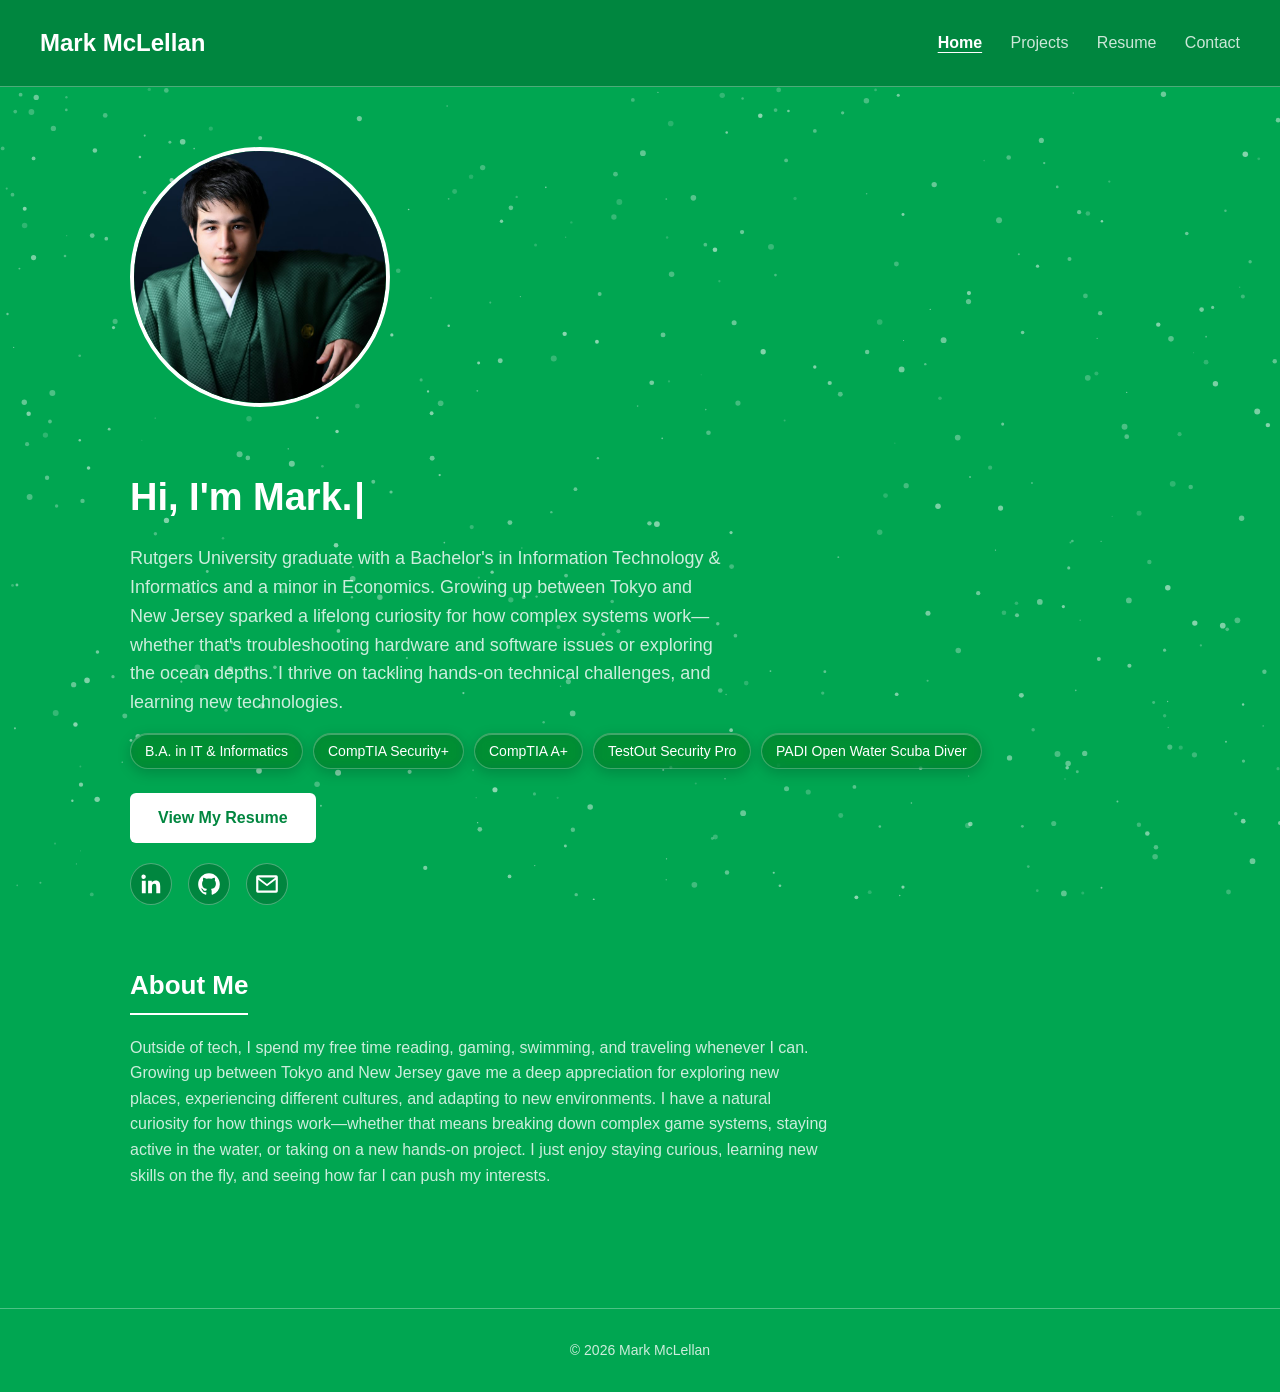
<file: index.html>
<!DOCTYPE html>
<html lang="en">
<head>
    <meta charset="UTF-8">
    <meta name="viewport" content="width=device-width, initial-scale=1.0">
    <title>Mark McLellan</title>
    <meta name="description" content="Mark McLellan: IT professional and Rutgers graduate (B.A. in Information Technology &amp; Informatics) with CompTIA Security+ and A+. Portfolio, projects and resume.">
    <link rel="canonical" href="https://markmmclellan.github.io/Personal-Website/">
    <meta property="og:type" content="website">
    <meta property="og:url" content="https://markmmclellan.github.io/Personal-Website/">
    <meta property="og:image" content="https://markmmclellan.github.io/Personal-Website/GraduationPortrait.JPG">
    <meta property="og:image:width" content="1200">
    <meta property="og:image:height" content="800">
    <meta property="og:site_name" content="Mark McLellan">
    <meta property="og:title" content="Mark McLellan | IT Professional">
    <meta property="og:description" content="Rutgers graduate with CompTIA Security+ and A+. Portfolio, projects and resume.">
    <meta name="twitter:card" content="summary_large_image">
    <meta name="twitter:image" content="https://markmmclellan.github.io/Personal-Website/GraduationPortrait.JPG">
    <meta name="twitter:title" content="Mark McLellan | IT Professional">
    <meta name="twitter:description" content="Rutgers graduate with CompTIA Security+ and A+. Portfolio, projects and resume.">
    <link rel="stylesheet" type="text/css" href="styles.css">
    <link rel="icon" type="image/x-icon" href="RunningMan.ico">
</head>

<body>
    <canvas id="particles"></canvas>

    <nav class="navbar">
        <div class="navbar-left">
            <a href="index.html" class="navbar-name">Mark McLellan</a>
        </div>
        <div class="navbar-right">
            <a class="active" href="index.html">Home</a>
            <a href="project.html">Projects</a>
            <a href="resume.html">Resume</a>
            <a href="contact.html">Contact</a>
        </div>
    </nav>

    <main class="page">
        <section class="bio">
            <img src="GraduationPortrait.JPG" alt="Graduation Portrait" width="260" height="260">

            <div class="bio-text">
                <h1>Hi, I'm <span id="typed-text"></span><span class="typed-cursor">|</span></h1>
                <p>
                    Rutgers University graduate with a Bachelor's in Information Technology & Informatics and a minor in Economics. Growing up between Tokyo and New Jersey sparked a lifelong curiosity for how complex systems work—whether that's troubleshooting hardware and software issues or exploring the ocean depths. I thrive on tackling hands-on technical challenges, and learning new technologies.
                </p>
                <ul class="tag-list">
                    <li><span class="pill">B.A. in IT &amp; Informatics</span></li>
                    <li>
                        <a class="pill" href="https://www.credly.com/badges/8615ea12-2bb7-4987-b789-14b8177d3f2a/public_url" target="_blank" rel="noopener">CompTIA Security+</a>
                        <div class="cert-popover">
                            <div class="cert-popover-card">
                                <div data-iframe-width="150" data-iframe-height="270" data-share-badge-id="8615ea12-2bb7-4987-b789-14b8177d3f2a" data-share-badge-host="https://www.credly.com"></div>
                            </div>
                        </div>
                    </li>
                    <li>
                        <a class="pill" href="https://www.credly.com/badges/a72372af-707b-4205-a9df-ca8b267f6a89/public_url" target="_blank" rel="noopener">CompTIA A+</a>
                        <div class="cert-popover">
                            <div class="cert-popover-card">
                                <div data-iframe-width="150" data-iframe-height="270" data-share-badge-id="a72372af-707b-4205-a9df-ca8b267f6a89" data-share-badge-host="https://www.credly.com"></div>
                            </div>
                        </div>
                    </li>
                    <li><span class="pill">TestOut Security Pro</span></li>
                    <li><span class="pill">PADI Open Water Scuba Diver</span></li>
                </ul>
                <a class="button" href="resume.html">View My Resume</a>

                <ul class="social-links">
                    <li>
                        <a href="https://www.linkedin.com/in/markmmclellan/" target="_blank" rel="noopener" aria-label="LinkedIn">
                            <svg viewBox="0 0 24 24" width="26" height="26" fill="currentColor" aria-hidden="true">
                                <path d="M20.45 20.45h-3.56v-5.57c0-1.33-.02-3.04-1.85-3.04-1.85 0-2.14 1.45-2.14 2.94v5.67H9.34V9h3.42v1.56h.05c.48-.91 1.65-1.85 3.4-1.85 3.63 0 4.3 2.39 4.3 5.5v6.24zM5.34 7.43a2.07 2.07 0 1 1 0-4.13 2.07 2.07 0 0 1 0 4.13zM7.12 20.45H3.56V9h3.56v11.45z"/>
                            </svg>
                        </a>
                    </li>
                    <li>
                        <a href="https://github.com/markmmclellan" target="_blank" rel="noopener" aria-label="GitHub">
                            <svg viewBox="0 0 24 24" width="26" height="26" fill="currentColor" aria-hidden="true">
                                <path d="M12 2C6.48 2 2 6.58 2 12.2c0 4.5 2.87 8.32 6.84 9.67.5.1.68-.22.68-.49 0-.24-.01-1.04-.01-1.88-2.78.61-3.37-1.21-3.37-1.21-.46-1.18-1.11-1.5-1.11-1.5-.91-.63.07-.62.07-.62 1 .07 1.53 1.05 1.53 1.05.89 1.55 2.34 1.1 2.91.84.09-.66.35-1.1.63-1.36-2.22-.26-4.56-1.14-4.56-5.07 0-1.12.39-2.03 1.03-2.75-.1-.26-.45-1.3.1-2.71 0 0 .84-.27 2.75 1.05a9.3 9.3 0 0 1 5 0c1.91-1.32 2.75-1.05 2.75-1.05.55 1.41.2 2.45.1 2.71.64.72 1.03 1.63 1.03 2.75 0 3.94-2.34 4.8-4.57 5.06.36.32.68.94.68 1.9 0 1.37-.01 2.47-.01 2.81 0 .27.18.6.69.49A10.02 10.02 0 0 0 22 12.2C22 6.58 17.52 2 12 2z"/>
                            </svg>
                        </a>
                    </li>
                    <li>
                        <a href="mailto:markmmclellan@gmail.com" aria-label="Email">
                            <svg viewBox="0 0 24 24" width="26" height="26" fill="currentColor" aria-hidden="true">
                                <path d="M2 5.5A1.5 1.5 0 0 1 3.5 4h17A1.5 1.5 0 0 1 22 5.5v13a1.5 1.5 0 0 1-1.5 1.5h-17A1.5 1.5 0 0 1 2 18.5v-13zm2.2.5 7.8 5.98L19.8 6H4.2zM20 7.98l-7.4 5.67a1 1 0 0 1-1.2 0L4 7.98V18h16V7.98z"/>
                            </svg>
                        </a>
                    </li>
                </ul>
            </div>
        </section>

        <section>
            <h2 class="section-title">About Me</h2>
            <p>
                Outside of tech, I spend my free time reading, gaming, swimming, and traveling whenever I can. Growing up between Tokyo and New Jersey gave me a deep appreciation for exploring new places, experiencing different cultures, and adapting to new environments. I have a natural curiosity for how things work—whether that means breaking down complex game systems, staying active in the water, or taking on a new hands-on project. I just enjoy staying curious, learning new skills on the fly, and seeing how far I can push my interests.
            </p>
        </section>
    </main>

    <footer>
        &copy; 2026 Mark McLellan
    </footer>

    <script src="typewriter.js"></script>
    <script src="tilt.js"></script>
    <script src="particles.js"></script>
    <script async src="https://cdn.credly.com/assets/utilities/embed.js"></script>
</body>
</html>
</file>
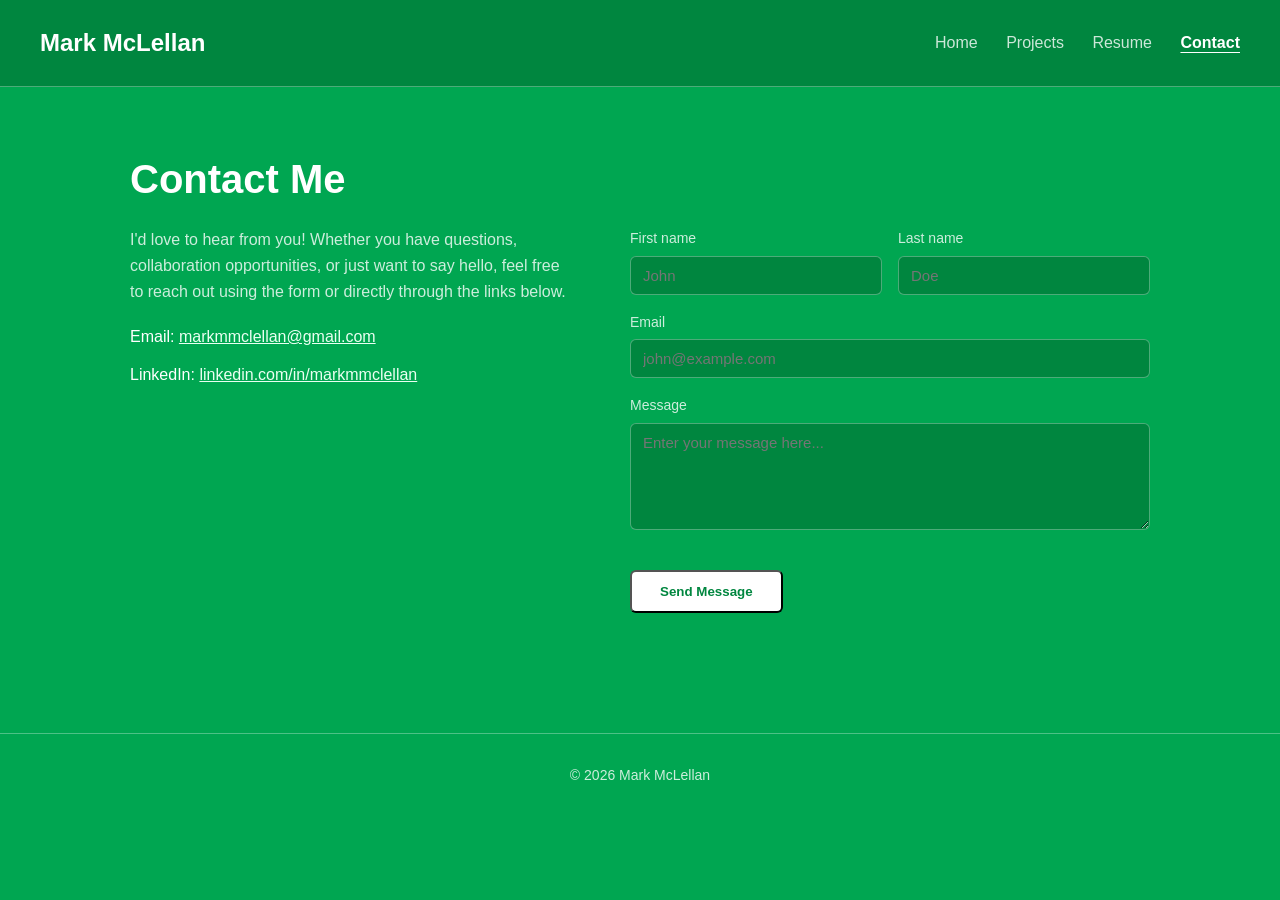
<file: contact.html>
<!DOCTYPE html>
<html lang="en">
<head>
    <meta charset="UTF-8">
    <meta name="viewport" content="width=device-width, initial-scale=1.0">
    <title>Contact | Mark McLellan</title>
    <link rel="stylesheet" type="text/css" href="styles.css">
    <link rel="icon" type="image/x-icon" href="RunningMan.ico">
</head>
<body>
    <nav class="navbar">
        <div class="navbar-left">
            <a href="index.html" class="navbar-name">Mark McLellan</a>
        </div>
        <div class="navbar-right">
            <a href="index.html">Home</a>
            <a href="project.html">Projects</a>
            <a href="resume.html">Resume</a>
            <a class="active" href="contact.html">Contact</a>
        </div>
    </nav>

    <main class="page">
        <h1>Contact Me</h1>

        <div class="contact-grid">
            <div class="contact-info">
                <p>
                    I'd love to hear from you! Whether you have questions, collaboration opportunities,
                    or just want to say hello, feel free to reach out using the form or directly through
                    the links below.
                </p>
                <ul class="contact-links">
                    <li>Email: <a href="mailto:markmmclellan@gmail.com">markmmclellan@gmail.com</a></li>
                    <li>LinkedIn: <a href="https://www.linkedin.com/in/markmmclellan/" target="_blank" rel="noopener">linkedin.com/in/markmmclellan</a></li>
                </ul>
            </div>

            <form class="contact-form" action="mailto:markmmclellan@gmail.com" method="post" enctype="text/plain">
                <div class="form-row">
                    <div class="form-group">
                        <label for="fname">First name</label>
                        <input type="text" id="fname" name="fname" placeholder="John" required>
                    </div>
                    <div class="form-group">
                        <label for="lname">Last name</label>
                        <input type="text" id="lname" name="lname" placeholder="Doe" required>
                    </div>
                </div>

                <div class="form-row">
                    <div class="form-group">
                        <label for="email">Email</label>
                        <input type="email" id="email" name="email" placeholder="john@example.com" required>
                    </div>
                </div>

                <div class="form-row">
                    <div class="form-group">
                        <label for="message">Message</label>
                        <textarea id="message" name="message" rows="5" placeholder="Enter your message here..." required></textarea>
                    </div>
                </div>

                <button type="submit" class="button">Send Message</button>
            </form>
        </div>
    </main>

    <footer>
        &copy; 2026 Mark McLellan
    </footer>
</body>
</html>
</file>
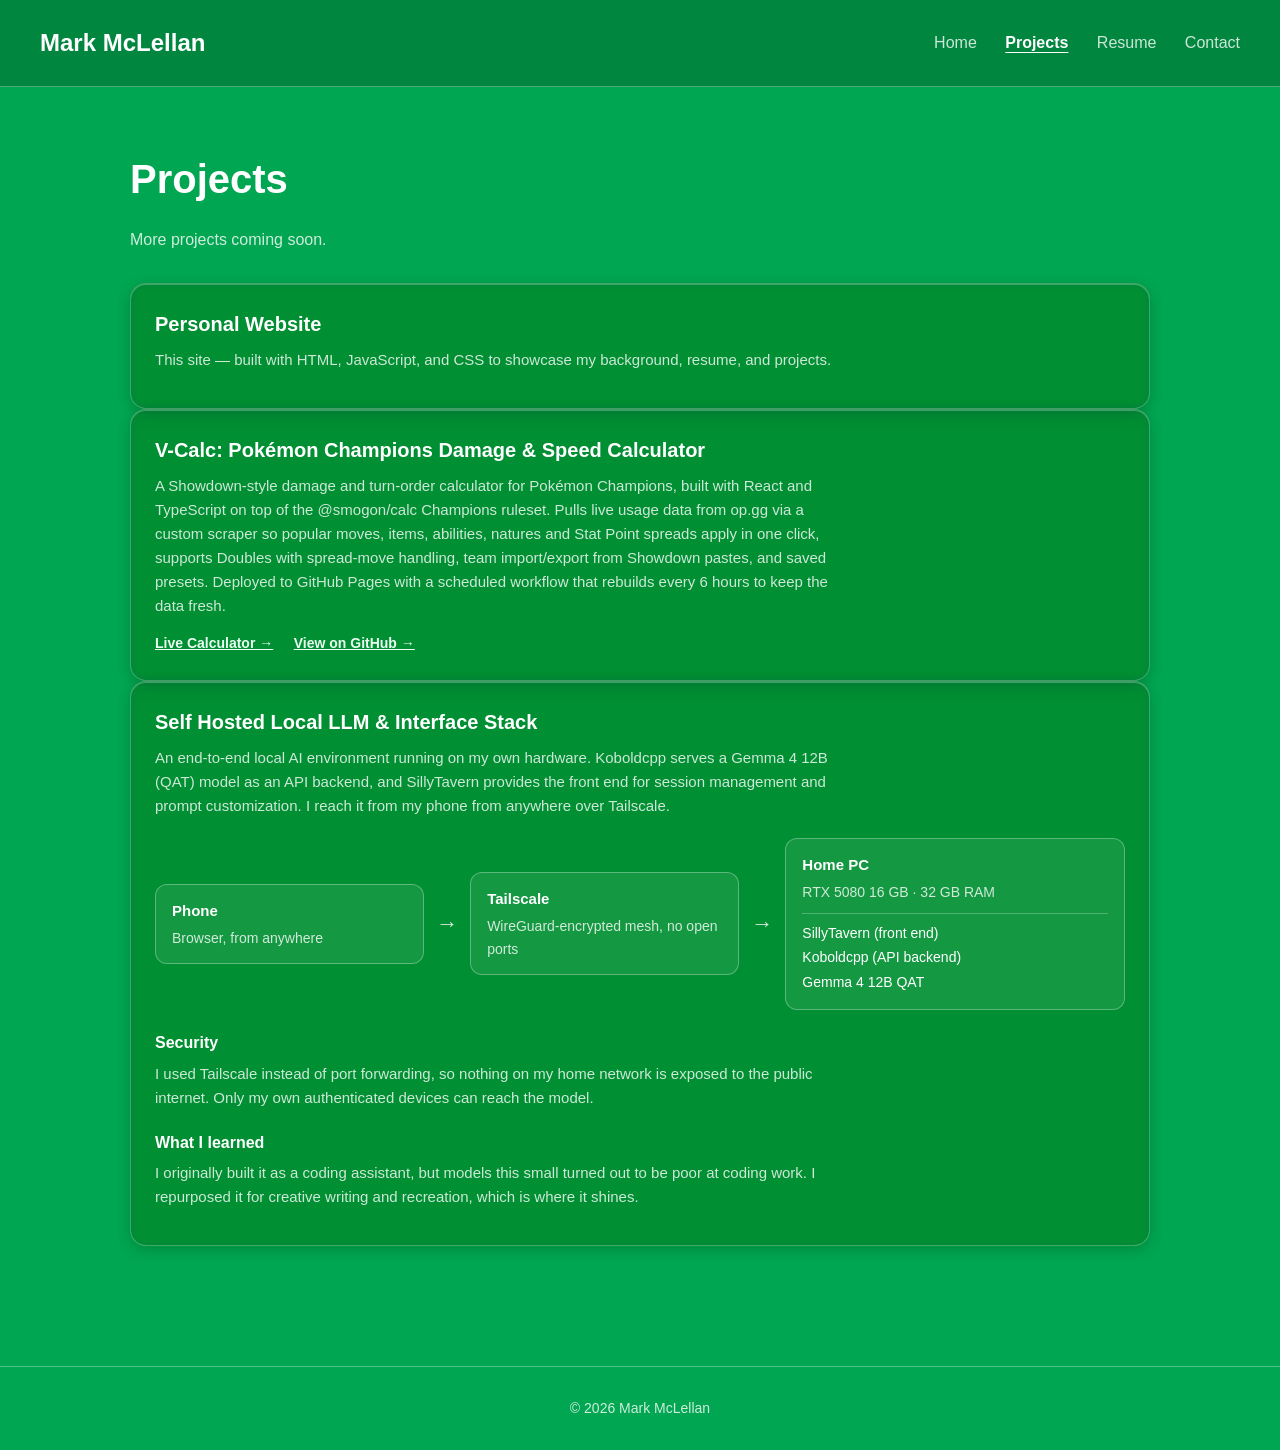
<file: project.html>
<!DOCTYPE html>
<html lang="en">
<head>
    <meta charset="UTF-8">
    <meta name="viewport" content="width=device-width, initial-scale=1.0">
    <title>Projects | Mark McLellan</title>
    <link rel="stylesheet" type="text/css" href="styles.css">
    <link rel="icon" type="image/x-icon" href="RunningMan.ico">
</head>

<body>
    <nav class="navbar">
        <div class="navbar-left">
            <a href="index.html" class="navbar-name">Mark McLellan</a>
        </div>
        <div class="navbar-right">
            <a href="index.html">Home</a>
            <a class="active" href="project.html">Projects</a>
            <a href="resume.html">Resume</a>
            <a href="contact.html">Contact</a>
        </div>
    </nav>

    <main class="page">
        <h1>Projects</h1>
        <p style="margin-bottom: 30px;">More projects coming soon.</p>

        <div class="project-grid">
            <div class="project-card">
                <h3>Personal Website</h3>
                <p>This site — built with HTML, JavaScript, and CSS to showcase my background, resume, and projects.</p>
            </div>
        </div>

        <div class="project-grid">
            <div class="project-card">
                <h3>V-Calc: Pokémon Champions Damage &amp; Speed Calculator</h3>
                <p>A Showdown-style damage and turn-order calculator for Pokémon Champions, built with React and TypeScript on top of the @smogon/calc Champions ruleset. Pulls live usage data from op.gg via a custom scraper so popular moves, items, abilities, natures and Stat Point spreads apply in one click, supports Doubles with spread-move handling, team import/export from Showdown pastes, and saved presets. Deployed to GitHub Pages with a scheduled workflow that rebuilds every 6 hours to keep the data fresh.</p>
                <a href="https://markmmclellan.github.io/v-calc/" target="_blank" rel="noopener">Live Calculator &rarr;</a>
                <a href="https://github.com/markmmclellan/v-calc" target="_blank" rel="noopener">View on GitHub &rarr;</a>
            </div>
        </div>

        <div class="project-grid">
            <div class="project-card">
                <h3>Self Hosted Local LLM &amp; Interface Stack</h3>
                <p>An end-to-end local AI environment running on my own hardware. Koboldcpp serves a Gemma 4 12B (QAT) model as an API backend, and SillyTavern provides the front end for session management and prompt customization. I reach it from my phone from anywhere over Tailscale.</p>

                <div class="flow" role="img" aria-label="Diagram: a phone connects over a Tailscale WireGuard tunnel to a home PC running SillyTavern, Koboldcpp and the Gemma 4 12B model.">
                    <div class="flow-node">
                        <strong>Phone</strong>
                        <span>Browser, from anywhere</span>
                    </div>
                    <div class="flow-arrow" aria-hidden="true"></div>
                    <div class="flow-node">
                        <strong>Tailscale</strong>
                        <span>WireGuard-encrypted mesh, no open ports</span>
                    </div>
                    <div class="flow-arrow" aria-hidden="true"></div>
                    <div class="flow-node flow-host">
                        <strong>Home PC</strong>
                        <span>RTX 5080 16 GB &middot; 32 GB RAM</span>
                        <ul>
                            <li>SillyTavern (front end)</li>
                            <li>Koboldcpp (API backend)</li>
                            <li>Gemma 4 12B QAT</li>
                        </ul>
                    </div>
                </div>

                <h4>Security</h4>
                <p>I used Tailscale instead of port forwarding, so nothing on my home network is exposed to the public internet. Only my own authenticated devices can reach the model.</p>

                <h4>What I learned</h4>
                <p>I originally built it as a coding assistant, but models this small turned out to be poor at coding work. I repurposed it for creative writing and recreation, which is where it shines.</p>
            </div>
        </div>
    </main>

    <footer>
        &copy; 2026 Mark McLellan
    </footer>
</body>
</html>
</file>
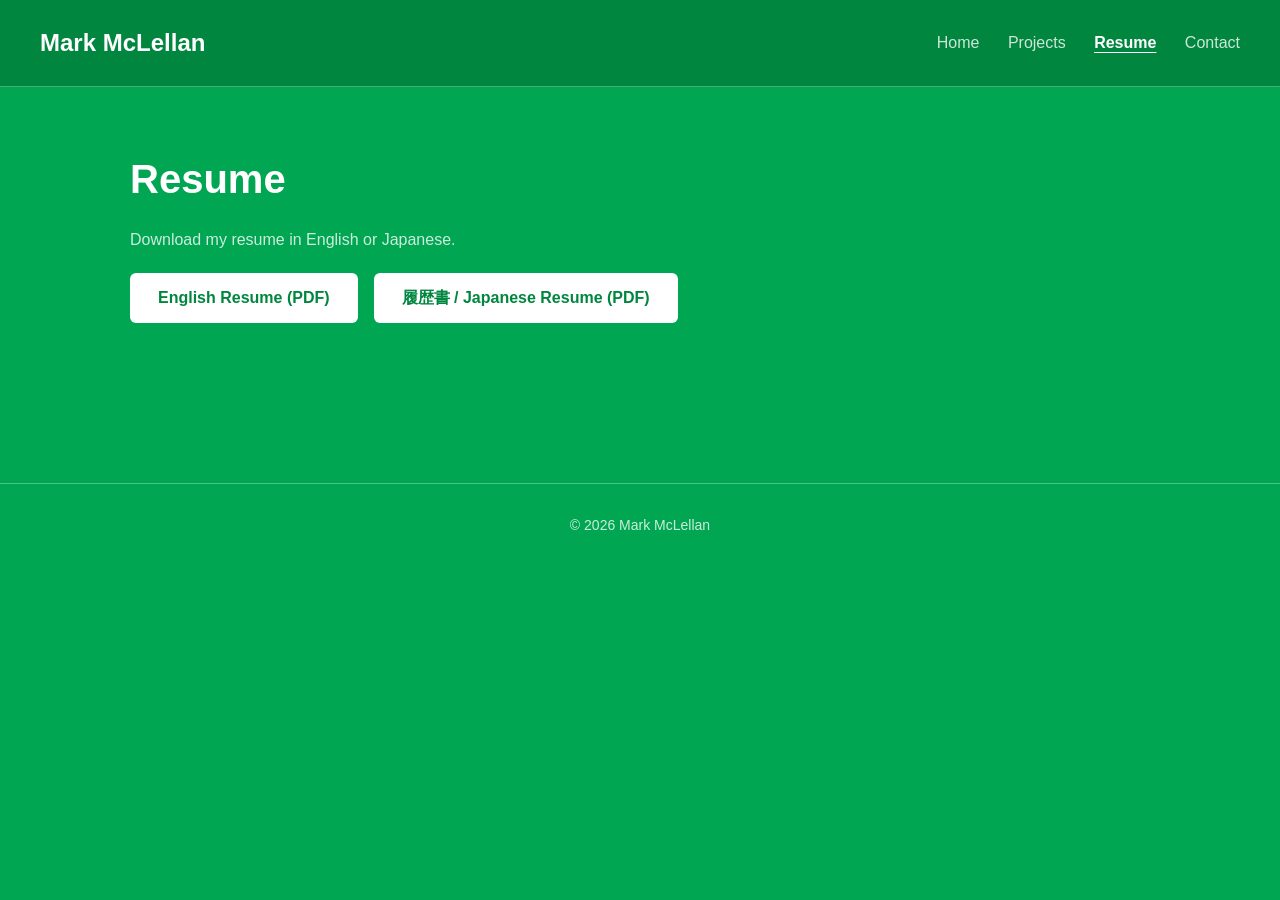
<file: resume.html>
<!DOCTYPE html>
<html lang="en">
<head>
    <meta charset="UTF-8">
    <meta name="viewport" content="width=device-width, initial-scale=1.0">
    <title>Resume | Mark McLellan</title>
    <link rel="stylesheet" type="text/css" href="styles.css">
    <link rel="icon" type="image/x-icon" href="RunningMan.ico">
</head>

<body>
    <nav class="navbar">
        <div class="navbar-left">
            <a href="index.html" class="navbar-name">Mark McLellan</a>
        </div>
        <div class="navbar-right">
            <a href="index.html">Home</a>
            <a href="project.html">Projects</a>
            <a class="active" href="resume.html">Resume</a>
            <a href="contact.html">Contact</a>
        </div>
    </nav>

    <main class="page">
        <h1>Resume</h1>
        <p>Download my resume in English or Japanese.</p>

        <div class="resume-download">
            <a class="button" href="resume.pdf" target="_blank" rel="noopener">English Resume (PDF)</a>
            <a class="button" href="rirekisho.pdf" target="_blank" rel="noopener">履歴書 / Japanese Resume (PDF)</a>
        </div>
    </main>

    <footer>
        &copy; 2026 Mark McLellan
    </footer>
</body>
</html>
</file>
<file: styles.css>
/* styles.css */
:root {
    --bg: #00a651;
    --bg-alt: #00863f;
    --accent: #ffffff;
    --accent-light: #eafff2;
    --text: #ffffff;
    --text-muted: rgba(255, 255, 255, 0.8);
    --border: rgba(255, 255, 255, 0.3);
    --max-width: 1100px;
}

* {
    box-sizing: border-box;
    margin: 0;
    padding: 0;
}

html {
    scroll-behavior: smooth;
}

body {
    font-family: 'Segoe UI', Arial, sans-serif;
    background-color: var(--bg);
    color: var(--text);
    line-height: 1.6;
}

a {
    color: var(--accent-light);
}

#particles {
    position: fixed;
    top: 0;
    left: 0;
    width: 100vw;
    height: 100vh;
    z-index: -1;
    pointer-events: none;
}

img {
    max-width: 100%;
    display: block;
}

/* Navbar */
.navbar {
    display: flex;
    justify-content: space-between;
    align-items: center;
    flex-wrap: wrap;
    padding: 24px 40px;
    background-color: var(--bg-alt);
    border-bottom: 1px solid var(--border);
    position: sticky;
    top: 0;
    z-index: 10;
}

.navbar-name {
    font-size: 24px;
    font-weight: bold;
    text-decoration: none;
    color: var(--text);
}

.navbar-right a {
    margin-left: 24px;
    text-decoration: none;
    font-size: 16px;
    color: var(--text-muted);
    transition: color 0.15s ease;
}

.navbar-right a:hover {
    color: var(--text);
}

.navbar-right a.active {
    color: var(--text);
    font-weight: 600;
    text-decoration: underline;
    text-underline-offset: 4px;
}

/* Shared layout */
.page {
    max-width: var(--max-width);
    margin: 0 auto;
    padding: 60px 40px;
}

section + section {
    margin-top: 60px;
}

h1 {
    font-size: 40px;
    margin-bottom: 16px;
}

h2.section-title {
    font-size: 26px;
    margin-bottom: 20px;
    border-bottom: 2px solid var(--accent);
    display: inline-block;
    padding-bottom: 6px;
}

p {
    color: var(--text-muted);
    max-width: 700px;
}

/* Hero / bio (home page) */
.bio {
    display: flex;
    align-items: center;
    gap: 60px;
    flex-wrap: wrap;
}

.bio img {
    width: 260px;
    height: 260px;
    object-fit: cover;
    border-radius: 50%;
    border: 4px solid var(--accent);
}

.bio-text h1 {
    font-size: 38px;
}

.typed-cursor {
    display: inline-block;
    margin-left: 2px;
    animation: cursor-blink 1s step-end infinite;
}

@keyframes cursor-blink {
    0%, 49% {
        opacity: 1;
    }
    50%, 100% {
        opacity: 0;
    }
}

.bio-text p {
    font-size: 18px;
    max-width: 600px;
}

.tag-list {
    list-style: none;
    display: flex;
    flex-wrap: wrap;
    gap: 10px;
    margin-top: 16px;
    perspective: 600px;
}

.tag-list li {
    position: relative;
}

.tag-list li:hover {
    z-index: 5;
}

.pill {
    display: block;
    background-color: rgba(0, 40, 20, 0.28);
    backdrop-filter: blur(6px) saturate(140%);
    -webkit-backdrop-filter: blur(6px) saturate(140%);
    border: 1px solid rgba(255, 255, 255, 0.25);
    box-shadow:
        0 4px 14px rgba(0, 0, 0, 0.18),
        inset 0 1px 0 rgba(255, 255, 255, 0.25);
    color: var(--text);
    text-decoration: none;
    padding: 6px 14px;
    border-radius: 999px;
    font-size: 14px;
    transform: perspective(600px) rotateX(0) rotateY(0) scale(1);
    transition: transform 0.15s ease, box-shadow 0.15s ease, background-color 0.15s ease;
    will-change: transform;
}

.tag-list li:hover .pill {
    background-color: rgba(0, 40, 20, 0.36);
    box-shadow:
        0 10px 22px rgba(0, 0, 0, 0.28),
        inset 0 1px 0 rgba(255, 255, 255, 0.35);
}

.cert-popover {
    position: absolute;
    top: 100%;
    left: 50%;
    transform: translateX(-50%);
    padding-top: 10px;
    opacity: 0;
    visibility: hidden;
    transition: opacity 0.2s ease, visibility 0.2s ease;
}

.tag-list li:hover .cert-popover,
.tag-list li:focus-within .cert-popover {
    opacity: 1;
    visibility: visible;
}

.cert-popover-card {
    padding: 8px;
    background-color: rgba(0, 50, 25, 0.92);
    border: 1px solid rgba(255, 255, 255, 0.25);
    border-radius: 14px;
    box-shadow: 0 10px 24px rgba(0, 0, 0, 0.35);
}

.cert-popover-card iframe {
    display: block;
    border-radius: 8px;
}

.button {
    display: inline-block;
    margin-top: 24px;
    padding: 12px 28px;
    background-color: var(--accent);
    color: var(--bg-alt);
    font-weight: 600;
    text-decoration: none;
    border-radius: 6px;
    transition: background-color 0.15s ease;
}

.button:hover {
    background-color: var(--accent-light);
}

.social-links {
    list-style: none;
    display: flex;
    gap: 16px;
    margin-top: 20px;
}

.social-links a {
    display: inline-flex;
    align-items: center;
    justify-content: center;
    width: 42px;
    height: 42px;
    border-radius: 50%;
    background-color: var(--bg-alt);
    border: 1px solid var(--border);
    color: var(--text);
    transition: background-color 0.15s ease, color 0.15s ease;
}

.social-links a:hover {
    background-color: var(--accent);
    color: var(--bg-alt);
}

/* Projects */
.project-grid {
    display: grid;
    grid-template-columns: repeat(auto-fit, minmax(280px, 1fr));
    gap: 24px;
}

.project-card {
    background-color: rgba(0, 40, 20, 0.28);
    backdrop-filter: blur(6px) saturate(140%);
    -webkit-backdrop-filter: blur(6px) saturate(140%);
    border: 1px solid rgba(255, 255, 255, 0.25);
    box-shadow:
        0 4px 14px rgba(0, 0, 0, 0.18),
        inset 0 1px 0 rgba(255, 255, 255, 0.25);
    border-radius: 16px;
    padding: 24px;
    transition: box-shadow 0.15s ease, background-color 0.15s ease;
}

.project-card:hover {
    background-color: rgba(0, 40, 20, 0.36);
    box-shadow:
        0 10px 22px rgba(0, 0, 0, 0.28),
        inset 0 1px 0 rgba(255, 255, 255, 0.35);
}

.project-card h3 {
    font-size: 20px;
    margin-bottom: 8px;
}

.project-card p {
    font-size: 15px;
    margin-bottom: 12px;
}

.project-card a {
    font-size: 14px;
    font-weight: 600;
}

.project-card a + a {
    margin-left: 16px;
}

.project-card h4 {
    font-size: 16px;
    margin: 20px 0 6px;
}

.flow {
    display: flex;
    align-items: center;
    gap: 12px;
    margin: 20px 0 8px;
}

.flow-node {
    flex: 1 1 0;
    display: flex;
    flex-direction: column;
    gap: 4px;
    padding: 14px 16px;
    background-color: rgba(255, 255, 255, 0.08);
    border: 1px solid rgba(255, 255, 255, 0.3);
    border-radius: 12px;
    font-size: 14px;
}

.flow-node strong {
    font-size: 15px;
}

.flow-node span {
    color: var(--text-muted);
}

.flow-node ul {
    list-style: none;
    margin-top: 6px;
    padding-top: 8px;
    border-top: 1px solid rgba(255, 255, 255, 0.25);
}

.flow-node li {
    margin-bottom: 2px;
}

.flow-host {
    flex-grow: 1.3;
}

.flow-arrow::before {
    content: '\2192';
    font-size: 22px;
    color: var(--text-muted);
}

@media (max-width: 640px) {
    .flow {
        flex-direction: column;
        align-items: stretch;
    }

    .flow-arrow {
        text-align: center;
    }

    .flow-arrow::before {
        content: '\2193';
    }
}

/* Contact */
.contact-grid {
    display: flex;
    gap: 60px;
    flex-wrap: wrap;
}

.contact-info {
    flex: 1 1 280px;
}

.contact-links {
    list-style: none;
    margin-top: 20px;
}

.contact-links li {
    margin-bottom: 12px;
    font-size: 16px;
}

.contact-form {
    flex: 1 1 360px;
}

.form-row {
    display: flex;
    gap: 16px;
    margin-bottom: 16px;
    flex-wrap: wrap;
}

.form-group {
    flex: 1 1 200px;
    display: flex;
    flex-direction: column;
}

.form-group label {
    font-size: 14px;
    margin-bottom: 6px;
    color: var(--text-muted);
}

input, textarea {
    width: 100%;
    padding: 10px 12px;
    background-color: var(--bg-alt);
    border: 1px solid var(--border);
    border-radius: 6px;
    color: var(--text);
    font-family: inherit;
    font-size: 15px;
}

input:focus, textarea:focus {
    outline: none;
    border-color: var(--accent);
}

textarea {
    resize: vertical;
}

/* Resume */
.resume-entry {
    margin-bottom: 24px;
}

.resume-entry h3 {
    font-size: 19px;
}

.resume-entry .meta {
    color: var(--text-muted);
    font-size: 14px;
    margin-bottom: 6px;
}

.resume-download {
    display: flex;
    gap: 16px;
    flex-wrap: wrap;
    margin-top: 20px;
    margin-bottom: 40px;
}

.resume-download .button {
    margin-top: 0;
}

footer {
    text-align: center;
    padding: 30px;
    color: var(--text-muted);
    font-size: 14px;
    border-top: 1px solid var(--border);
    margin-top: 60px;
}

/* Responsive */
@media (max-width: 640px) {
    .navbar {
        padding: 18px 20px;
    }

    .navbar-right a {
        margin-left: 14px;
    }

    .page {
        padding: 40px 20px;
    }

    .bio {
        flex-direction: column;
        text-align: center;
    }

    .bio img {
        width: 180px;
        height: 180px;
    }

    .contact-grid {
        flex-direction: column;
    }
}
</file>
